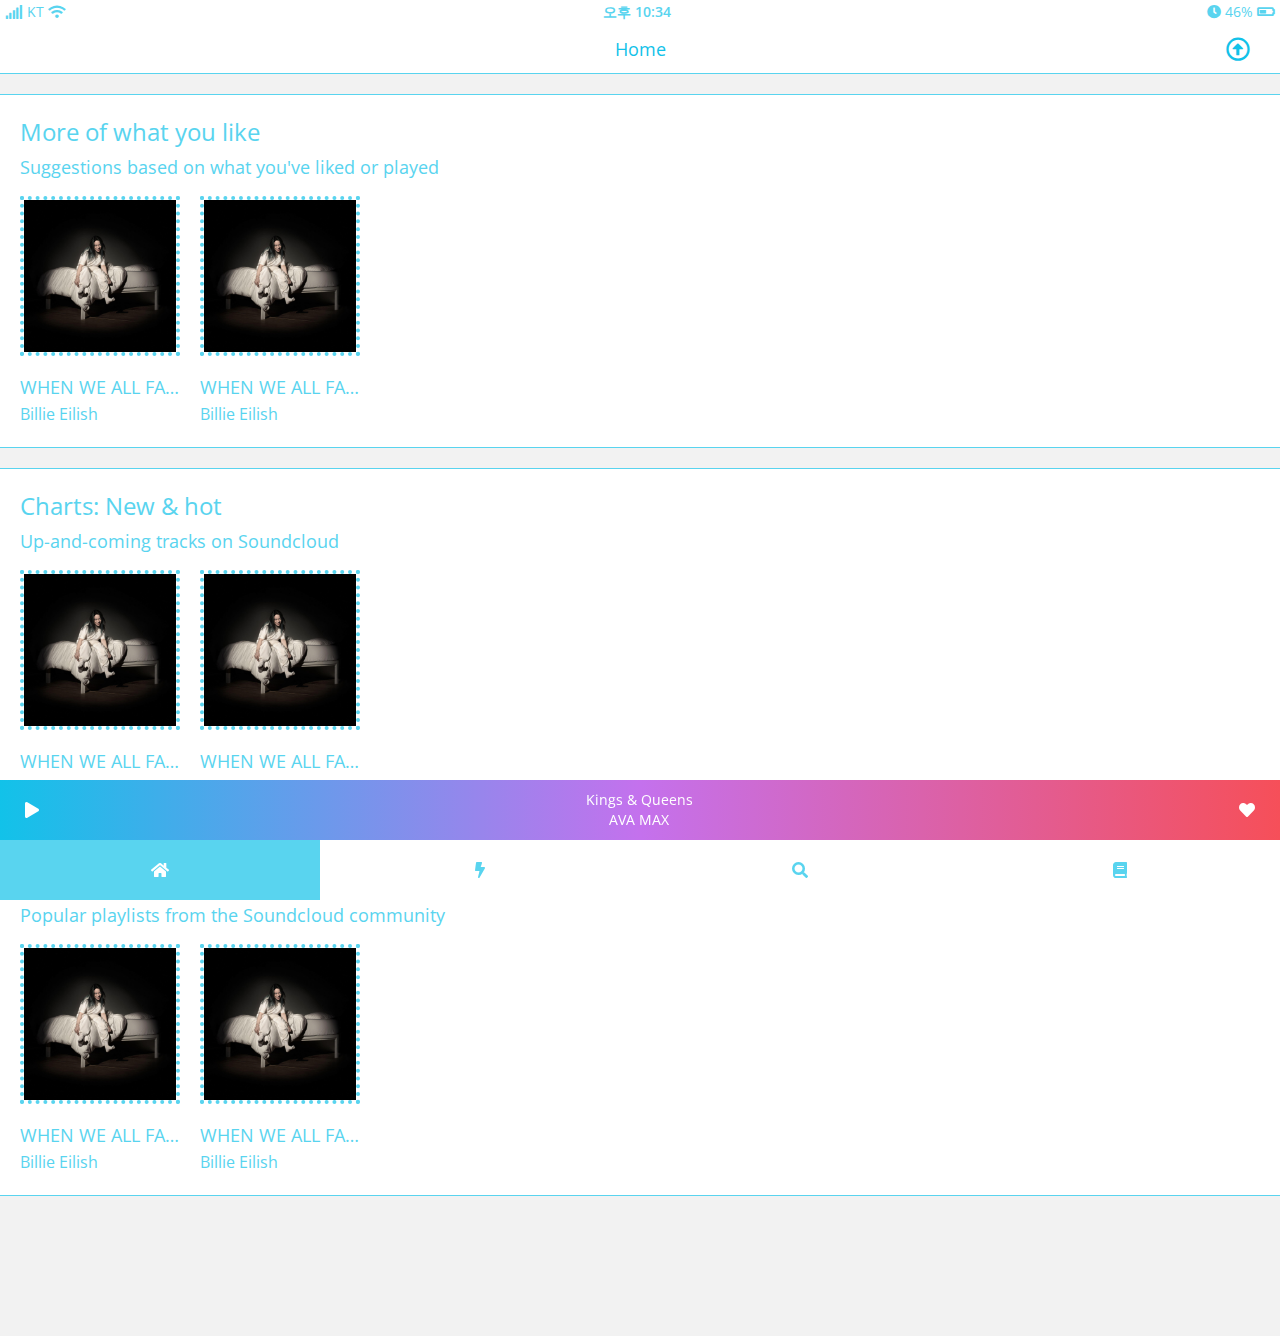
<file: index.html>
<!DOCTYPE html>
<html lang="en">
  <head>
    <meta charset="UTF-8" />
    <meta name="viewport" content="width=device-width, initial-scale=1.0" />
    <title>Home | Soundcloud Clone</title>
    <link
      rel="stylesheet"
      href="https://cdnjs.cloudflare.com/ajax/libs/font-awesome/5.10.1/css/all.min.css"
    />
    <link rel="stylesheet" href="./css/styles.css" />
  </head>
  <body>
    <div class="status-bar">  
      <div class="status-bar__column">
        <i class="fas fa-signal"></i>
        <span class="carrier-name">KT</span>
        <i class="fas fa-wifi"></i>
      </div>
      <div class="status-bar__column">
        <span class="time">오후 10:34</span>
      </div>
      <div class="status-bar__column">
        <i class="fas fa-clock"></i>
        <span class="battery-level">46%</span>
        <i class="fas fa-battery-half"></i>
      </div>
    </div>
    <header class="header">
      <h3 class="header__title">Home</h3>
      <div class="header__upload">
        <i class="far fa-arrow-alt-circle-up"></i>
      </div>
    </header>
    <main class="home">
      <section class="home__recommended-list">
        <div class="recommended-list__title">
          <span class="title__name">More of what you like</span>
          <span class="title__description"
            >Suggestions based on what you've liked or played</span
          >
        </div>
        <div class="recommend-list__content">
          <div class="content__box">
            <img src="./images/BillieEilish.jpg" class="box__img" />
            <div class="box__title">
              <span class="title__name">WHEN WE ALL FALL ASLEEP</span>
              <span class="title__uploader">Billie Eilish</span>
            </div>
          </div>
          <div class="content__box">
            <img src="./images/BillieEilish.jpg" class="box__img" />
            <div class="box__title">
              <span class="title__name">WHEN WE ALL FALL ASLEEP</span>
              <span class="title__uploader">Billie Eilish</span>
            </div>
          </div>
      </section>
      <section class="home__recommended-list">
        <div class="recommended-list__title">
          <span class="title__name">Charts: New & hot</span>
          <span class="title__description"
            >Up-and-coming tracks on Soundcloud</span
          >
        </div>
        <div class="recommend-list__content">
          <div class="content__box">
            <img src="./images/BillieEilish.jpg" class="box__img" />
            <div class="box__title">
              <span class="title__name">WHEN WE ALL FALL ASLEEP</span>
              <span class="title__uploader">Billie Eilish</span>
            </div>
          </div>
          <div class="content__box">
            <img src="./images/BillieEilish.jpg" class="box__img" />
            <div class="box__title">
              <span class="title__name">WHEN WE ALL FALL ASLEEP</span>
              <span class="title__uploader">Billie Eilish</span>
            </div>
          </div>
      </section>
      <section class="home__recommended-list">
        <div class="recommended-list__title">
          <span class="title__name">Party</span>
          <span class="title__description"
            >Popular playlists from the Soundcloud community</span
          >
        </div>
        <div class="recommend-list__content">
          <div class="content__box">
            <img src="./images/BillieEilish.jpg" class="box__img" />
            <div class="box__title">
              <span class="title__name">WHEN WE ALL FALL ASLEEP</span>
              <span class="title__uploader">Billie Eilish</span>
            </div>
          </div>
          <div class="content__box">
            <img src="./images/BillieEilish.jpg" class="box__img" />
            <div class="box__title">
              <span class="title__name">WHEN WE ALL FALL ASLEEP</span>
              <span class="title__uploader">Billie Eilish</span>
            </div>
          </div>
      </section>
    </main>
    <nav class="nav-bar">
      <div class="nav-bar__column">
        <i class="fas fa-play play"></i>
        <div class="nav-bar__music">
          <span class="music-title">Kings & Queens</span>
          <span class="music-artist">AVA MAX</span>
        </div>
        <i class="fas fa-heart like"></i>
      </div>
      <div class="nav-bar__column">
        <div class="nav-bar__box now">
          <a href="index.html" class="nav-bar__btn">
            <i class="fas fa-home"></i>
          </a>
        </div>
        <div class="nav-bar__box">
          <a href="stream.html" class="nav-bar__btn">
            <i class="fas fa-bolt"></i>
          </a>
        </div>
        <div class="nav-bar__box">
          <a href="search.html" class="nav-bar__btn">
            <i class="fas fa-search"></i>
          </a>
        </div>
        <div class="nav-bar__box">
          <a href="library.html" class="nav-bar__btn">
            <i class="fas fa-book"></i>
          </a>
        </div>
      </div>
    </nav>
  </body>
</html>
</file>
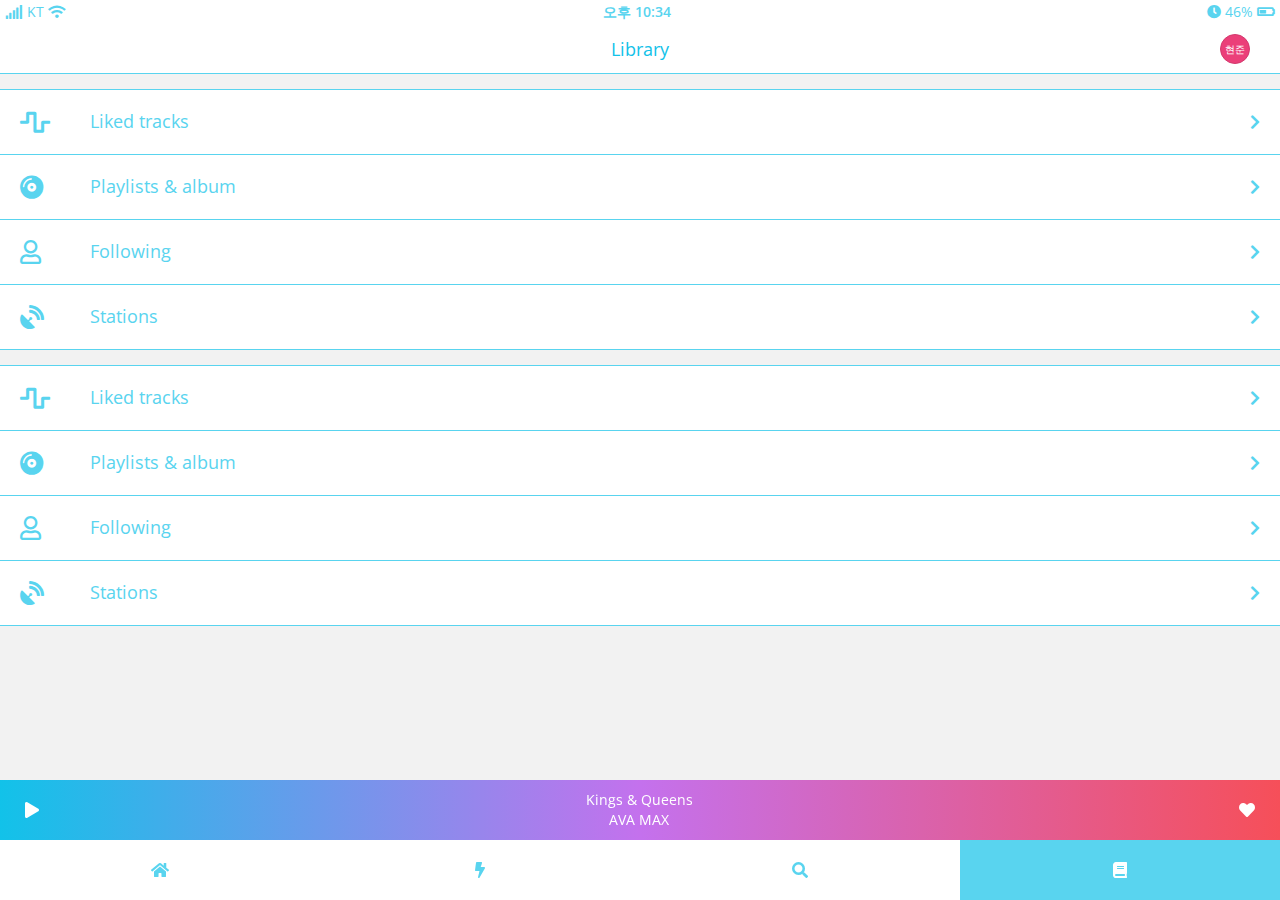
<file: library.html>
<!DOCTYPE html>
<html lang="en">
  <head>
    <meta charset="UTF-8" />
    <meta name="viewport" content="width=device-width, initial-scale=1.0" />
    <title>Library | Soundcloud Clone</title>
    <link
      rel="stylesheet"
      href="https://cdnjs.cloudflare.com/ajax/libs/font-awesome/5.10.1/css/all.min.css"
    />
    <link rel="stylesheet" href="./css/styles.css" />
  </head>
  <body>
    <div class="status-bar">
      <div class="status-bar__column">
        <i class="fas fa-signal"></i>
        <span class="carrier-name">KT</span>
        <i class="fas fa-wifi"></i>
      </div>
      <div class="status-bar__column">
        <span class="time">오후 10:34</span>
      </div>
      <div class="status-bar__column">
        <i class="fas fa-clock"></i>
        <span class="battery-level">46%</span>
        <i class="fas fa-battery-half"></i>
      </div>
    </div>
    <header class="header">
      <h3 class="header__title">Library</h3>
      <div class="header__account">현준</div>
    </header>
    <main class="library">
      <section class="library__box">
        <div class="box__btn">
          <div class="btn__column">
            <i class="fas fa-wave-square"></i>
            <span>Liked tracks</span>
          </div>
          <i class="fas fa-chevron-right"></i>
        </div>
        <div class="box__btn">
          <div class="btn__column">
            <i class="fas fa-compact-disc"></i>
            <span>Playlists & album</span>
          </div>
          <i class="fas fa-chevron-right"></i>
        </div>
        <div class="box__btn">
          <div class="btn__column">
            <i class="far fa-user"></i>
            <span>Following</span>
          </div>
          <i class="fas fa-chevron-right"></i>
        </div>
        <div class="box__btn">
          <div class="btn__column">
            <i class="fas fa-satellite-dish"></i>
            <span>Stations</span>
          </div>
          <i class="fas fa-chevron-right"></i>
        </div>
      </section>
      <section class="library__box">
        <div class="box__btn">
          <div class="btn__column">
            <i class="fas fa-wave-square"></i>
            <span>Liked tracks</span>
          </div>
          <i class="fas fa-chevron-right"></i>
        </div>
        <div class="box__btn">
          <div class="btn__column">
            <i class="fas fa-compact-disc"></i>
            <span>Playlists & album</span>
          </div>
          <i class="fas fa-chevron-right"></i>
        </div>
        <div class="box__btn">
          <div class="btn__column">
            <i class="far fa-user"></i>
            <span>Following</span>
          </div>
          <i class="fas fa-chevron-right"></i>
        </div>
        <div class="box__btn">
          <div class="btn__column">
            <i class="fas fa-satellite-dish"></i>
            <span>Stations</span>
          </div>
          <i class="fas fa-chevron-right"></i>
        </div>
      </section>
    </main>
    <nav class="nav-bar">
      <div class="nav-bar__column">
        <i class="fas fa-play play"></i>
        <div class="nav-bar__music">
          <span class="music-title">Kings & Queens</span>
          <span class="music-artist">AVA MAX</span>
        </div>
        <i class="fas fa-heart like"></i>
      </div>
      <div class="nav-bar__column">
        <div class="nav-bar__box">
          <a href="index.html" class="nav-bar__btn">
            <i class="fas fa-home"></i>
          </a>
        </div>
        <div class="nav-bar__box">
          <a href="stream.html" class="nav-bar__btn">
            <i class="fas fa-bolt"></i>
          </a>
        </div>
        <div class="nav-bar__box">
          <a href="search.html" class="nav-bar__btn">
            <i class="fas fa-search"></i>
          </a>
        </div>
        <div class="nav-bar__box now">
          <a href="library.html" class="nav-bar__btn">
            <i class="fas fa-book"></i>
          </a>
        </div>
      </div>
    </nav>
  </body>
</html>
</file>
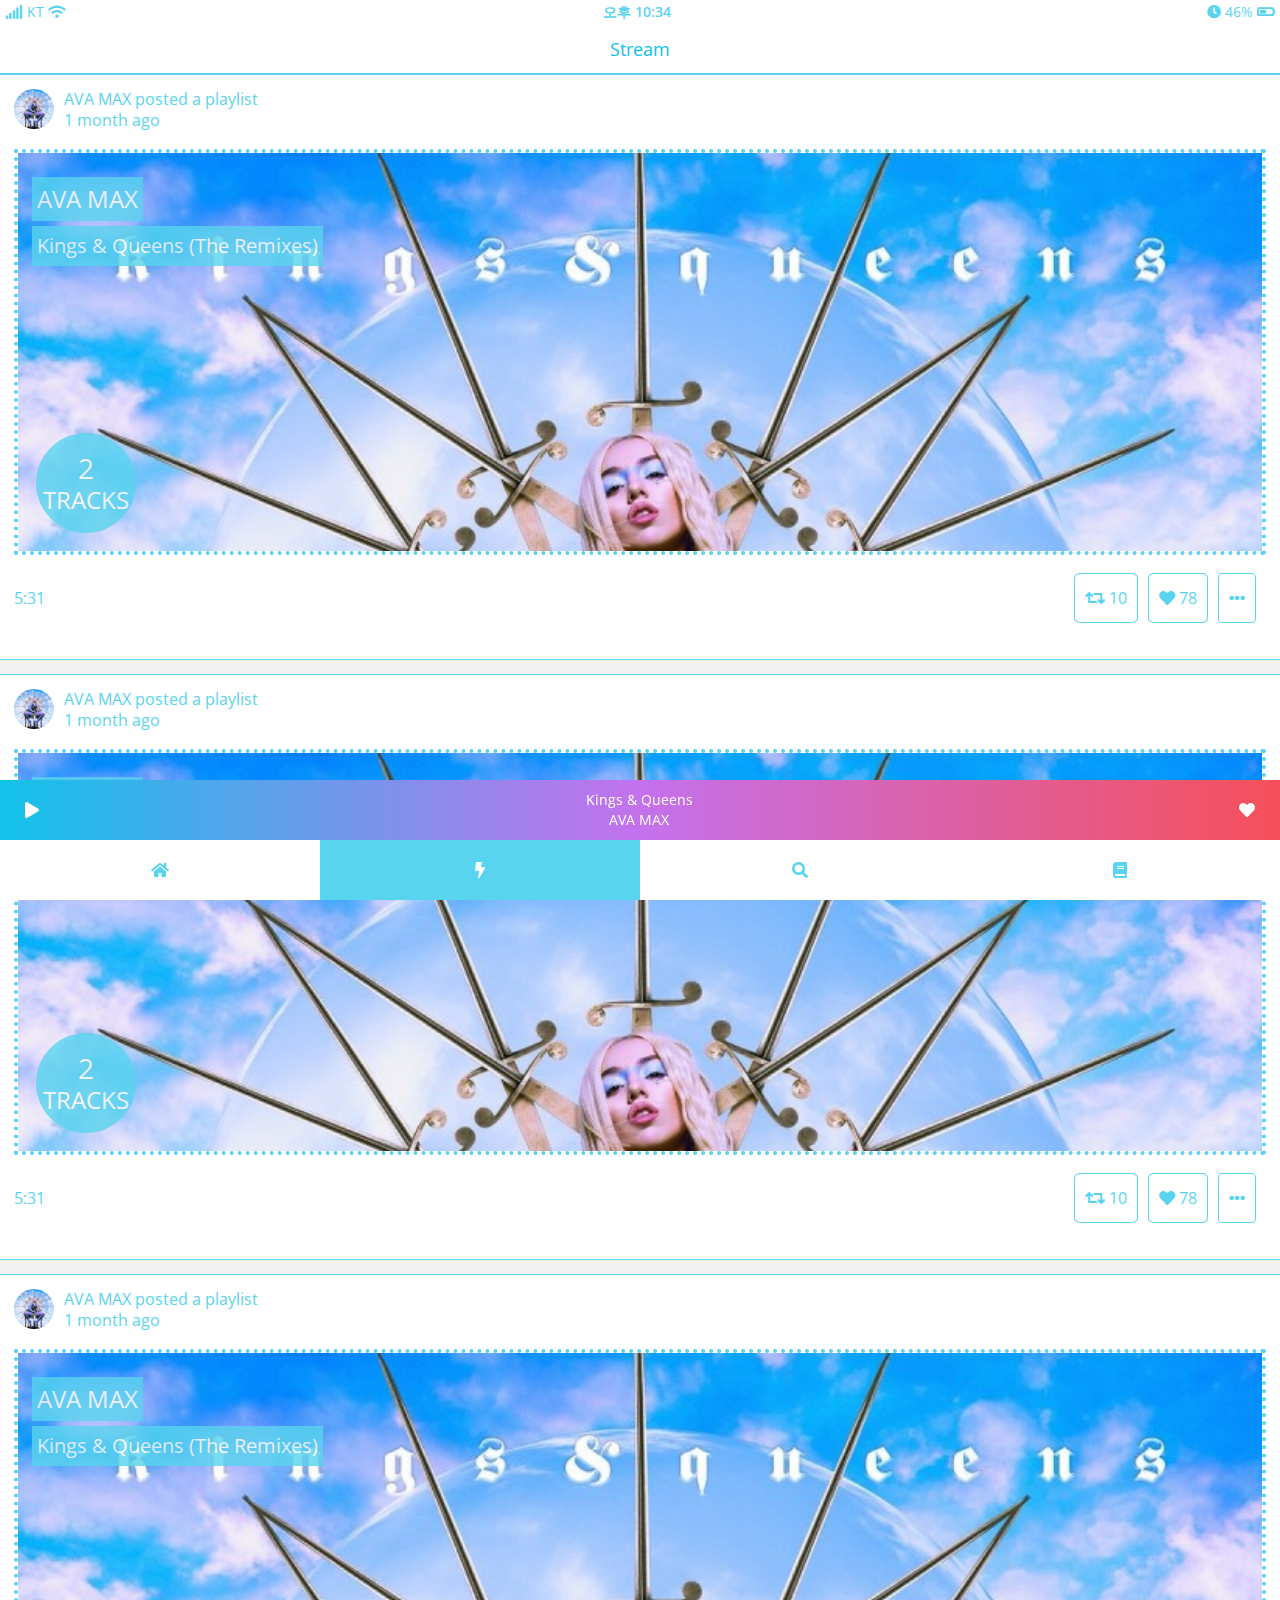
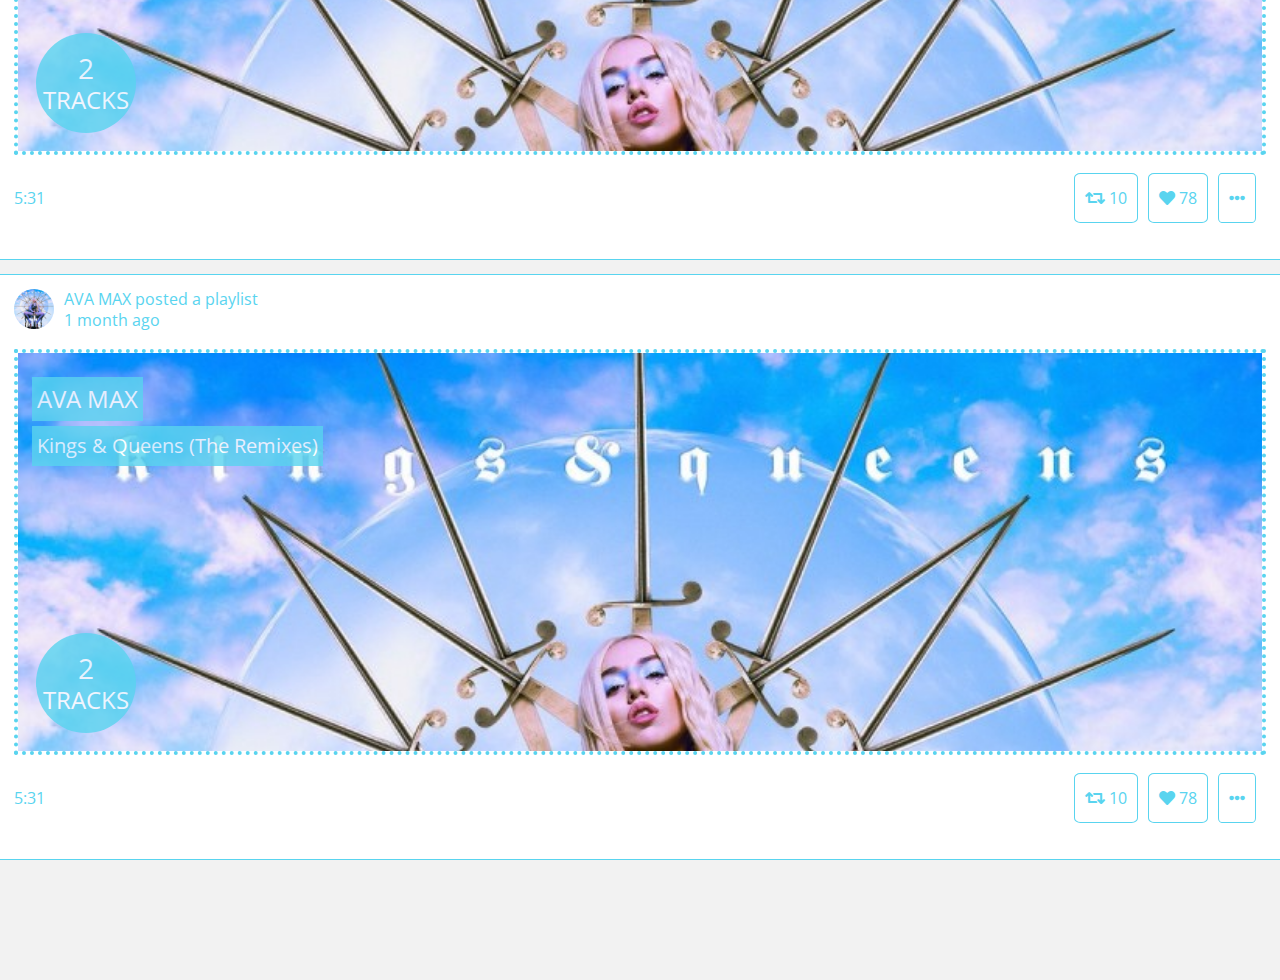
<file: stream.html>
<!DOCTYPE html>
<html lang="en">
  <head>
    <meta charset="UTF-8" />
    <meta name="viewport" content="width=device-width, initial-scale=1.0" />
    <title>Stream | Soundcloud Clone</title>
    <link
      rel="stylesheet"
      href="https://cdnjs.cloudflare.com/ajax/libs/font-awesome/5.10.1/css/all.min.css"
    />
    <link rel="stylesheet" href="./css/styles.css" />
  </head>
  <body>
    <div class="status-bar">
      <div class="status-bar__column">
        <i class="fas fa-signal"></i>
        <span class="carrier-name">KT</span>
        <i class="fas fa-wifi"></i>
      </div>
      <div class="status-bar__column">
        <span class="time">오후 10:34</span>
      </div>
      <div class="status-bar__column">
        <i class="fas fa-clock"></i>
        <span class="battery-level">46%</span>
        <i class="fas fa-battery-half"></i>
      </div>
    </div>
    <header class="header">
      <h3 class="header__title">Stream</h3>
    </header>
    <main class="stream">
      <section class="post">
        <div class="post__uploader">
          <img src="./images/Avamax.jpg" class="uploader__img" />
          <div class="uploader__information">
            <div class="information__column">
              <span class="information__name">AVA MAX</span>
              <span class="information__type">posted a playlist</span>
            </div>
            <div class="information__column">
              <span class="information__time">1 month ago</span>
            </div>
          </div>
        </div>
        <div class="post__album-art">
          <div class="album-art__box">
            <img src="./images/Avamax.jpg" />
            <div class="album-art__title">
              <span class="title-uploader">AVA MAX</span>
              <span class="title-title">Kings & Queens (The Remixes)</span>
            </div>
            <div class="album-art__track">
              <span>2</span>
              <span>Tracks</span>
            </div>
          </div>
        </div>
        <div class="post__action">
          <div class="action__column">
            <span class="action__length">5:31</span>
          </div>
          <div class="action__column">
            <div class="action__retweet action-btn">
              <i class="fas fa-retweet"></i>
              <span>10</span>
            </div>
            <div class="action__like action-btn">
              <i class="fas fa-heart"></i>
              <span>78</span>
            </div>
            <div class="action__option action-btn">
              <i class="fas fa-ellipsis-h"></i>
            </div>
          </div>
        </div>
      </section>
      <section class="post">
        <div class="post__uploader">
          <img src="./images/Avamax.jpg" class="uploader__img" />
          <div class="uploader__information">
            <div class="information__column">
              <span class="information__name">AVA MAX</span>
              <span class="information__type">posted a playlist</span>
            </div>
            <div class="information__column">
              <span class="information__time">1 month ago</span>
            </div>
          </div>
        </div>
        <div class="post__album-art">
          <div class="album-art__box">
            <img src="./images/Avamax.jpg" />
            <div class="album-art__title">
              <span class="title-uploader">AVA MAX</span>
              <span class="title-title">Kings & Queens (The Remixes)</span>
            </div>
            <div class="album-art__track">
              <span>2</span>
              <span>Tracks</span>
            </div>
          </div>
        </div>
        <div class="post__action">
          <div class="action__column">
            <span class="action__length">5:31</span>
          </div>
          <div class="action__column">
            <div class="action__retweet action-btn">
              <i class="fas fa-retweet"></i>
              <span>10</span>
            </div>
            <div class="action__like action-btn">
              <i class="fas fa-heart"></i>
              <span>78</span>
            </div>
            <div class="action__option action-btn">
              <i class="fas fa-ellipsis-h"></i>
            </div>
          </div>
        </div>
      </section>
      <section class="post">
        <div class="post__uploader">
          <img src="./images/Avamax.jpg" class="uploader__img" />
          <div class="uploader__information">
            <div class="information__column">
              <span class="information__name">AVA MAX</span>
              <span class="information__type">posted a playlist</span>
            </div>
            <div class="information__column">
              <span class="information__time">1 month ago</span>
            </div>
          </div>
        </div>
        <div class="post__album-art">
          <div class="album-art__box">
            <img src="./images/Avamax.jpg" />
            <div class="album-art__title">
              <span class="title-uploader">AVA MAX</span>
              <span class="title-title">Kings & Queens (The Remixes)</span>
            </div>
            <div class="album-art__track">
              <span>2</span>
              <span>Tracks</span>
            </div>
          </div>
        </div>
        <div class="post__action">
          <div class="action__column">
            <span class="action__length">5:31</span>
          </div>
          <div class="action__column">
            <div class="action__retweet action-btn">
              <i class="fas fa-retweet"></i>
              <span>10</span>
            </div>
            <div class="action__like action-btn">
              <i class="fas fa-heart"></i>
              <span>78</span>
            </div>
            <div class="action__option action-btn">
              <i class="fas fa-ellipsis-h"></i>
            </div>
          </div>
        </div>
      </section>
      <section class="post">
        <div class="post__uploader">
          <img src="./images/Avamax.jpg" class="uploader__img" />
          <div class="uploader__information">
            <div class="information__column">
              <span class="information__name">AVA MAX</span>
              <span class="information__type">posted a playlist</span>
            </div>
            <div class="information__column">
              <span class="information__time">1 month ago</span>
            </div>
          </div>
        </div>
        <div class="post__album-art">
          <div class="album-art__box">
            <img src="./images/Avamax.jpg" />
            <div class="album-art__title">
              <span class="title-uploader">AVA MAX</span>
              <span class="title-title">Kings & Queens (The Remixes)</span>
            </div>
            <div class="album-art__track">
              <span>2</span>
              <span>Tracks</span>
            </div>
          </div>
        </div>
        <div class="post__action">
          <div class="action__column">
            <span class="action__length">5:31</span>
          </div>
          <div class="action__column">
            <div class="action__retweet action-btn">
              <i class="fas fa-retweet"></i>
              <span>10</span>
            </div>
            <div class="action__like action-btn">
              <i class="fas fa-heart"></i>
              <span>78</span>
            </div>
            <div class="action__option action-btn">
              <i class="fas fa-ellipsis-h"></i>
            </div>
          </div>
        </div>
      </section>
    </main>
    <nav class="nav-bar">
      <div class="nav-bar__column">
        <i class="fas fa-play play"></i>
        <div class="nav-bar__music">
          <span class="music-title">Kings & Queens</span>
          <span class="music-artist">AVA MAX</span>
        </div>
        <i class="fas fa-heart like"></i>
      </div>
      <div class="nav-bar__column">
        <div class="nav-bar__box">
          <a href="index.html" class="nav-bar__btn">
            <i class="fas fa-home"></i>
          </a>
        </div>
        <div class="nav-bar__box now">
          <a href="stream.html" class="nav-bar__btn">
            <i class="fas fa-bolt"></i>
          </a>
        </div>
        <div class="nav-bar__box">
          <a href="search.html" class="nav-bar__btn">
            <i class="fas fa-search"></i>
          </a>
        </div>
        <div class="nav-bar__box">
          <a href="library.html" class="nav-bar__btn">
            <i class="fas fa-book"></i>
          </a>
        </div>
      </div>
    </nav>
  </body>
</html>
</file>
<file: css/styles.css>
@import "./reset.css";
@import url("https://fonts.googleapis.com/css2?family=Open+Sans:wght@400;600&display=swap");
@import "./status-bar.css";
@import "./nav-bar.css";
@import "./header.css";
@import "./home.css";
@import "./stream.css";
@import "./search.css";
@import "./library.css";

* {
  box-sizing: border-box;
}

body {
  font-family: "Open Sans", -apple-system, BlinkMacSystemFont, "Segoe UI",
    Roboto, Oxygen, Ubuntu, Cantarell, "Open Sans", "Helvetica Neue", sans-serif;
}

a {
  color: inherit;
  text-decoration: none;
}
</file>
